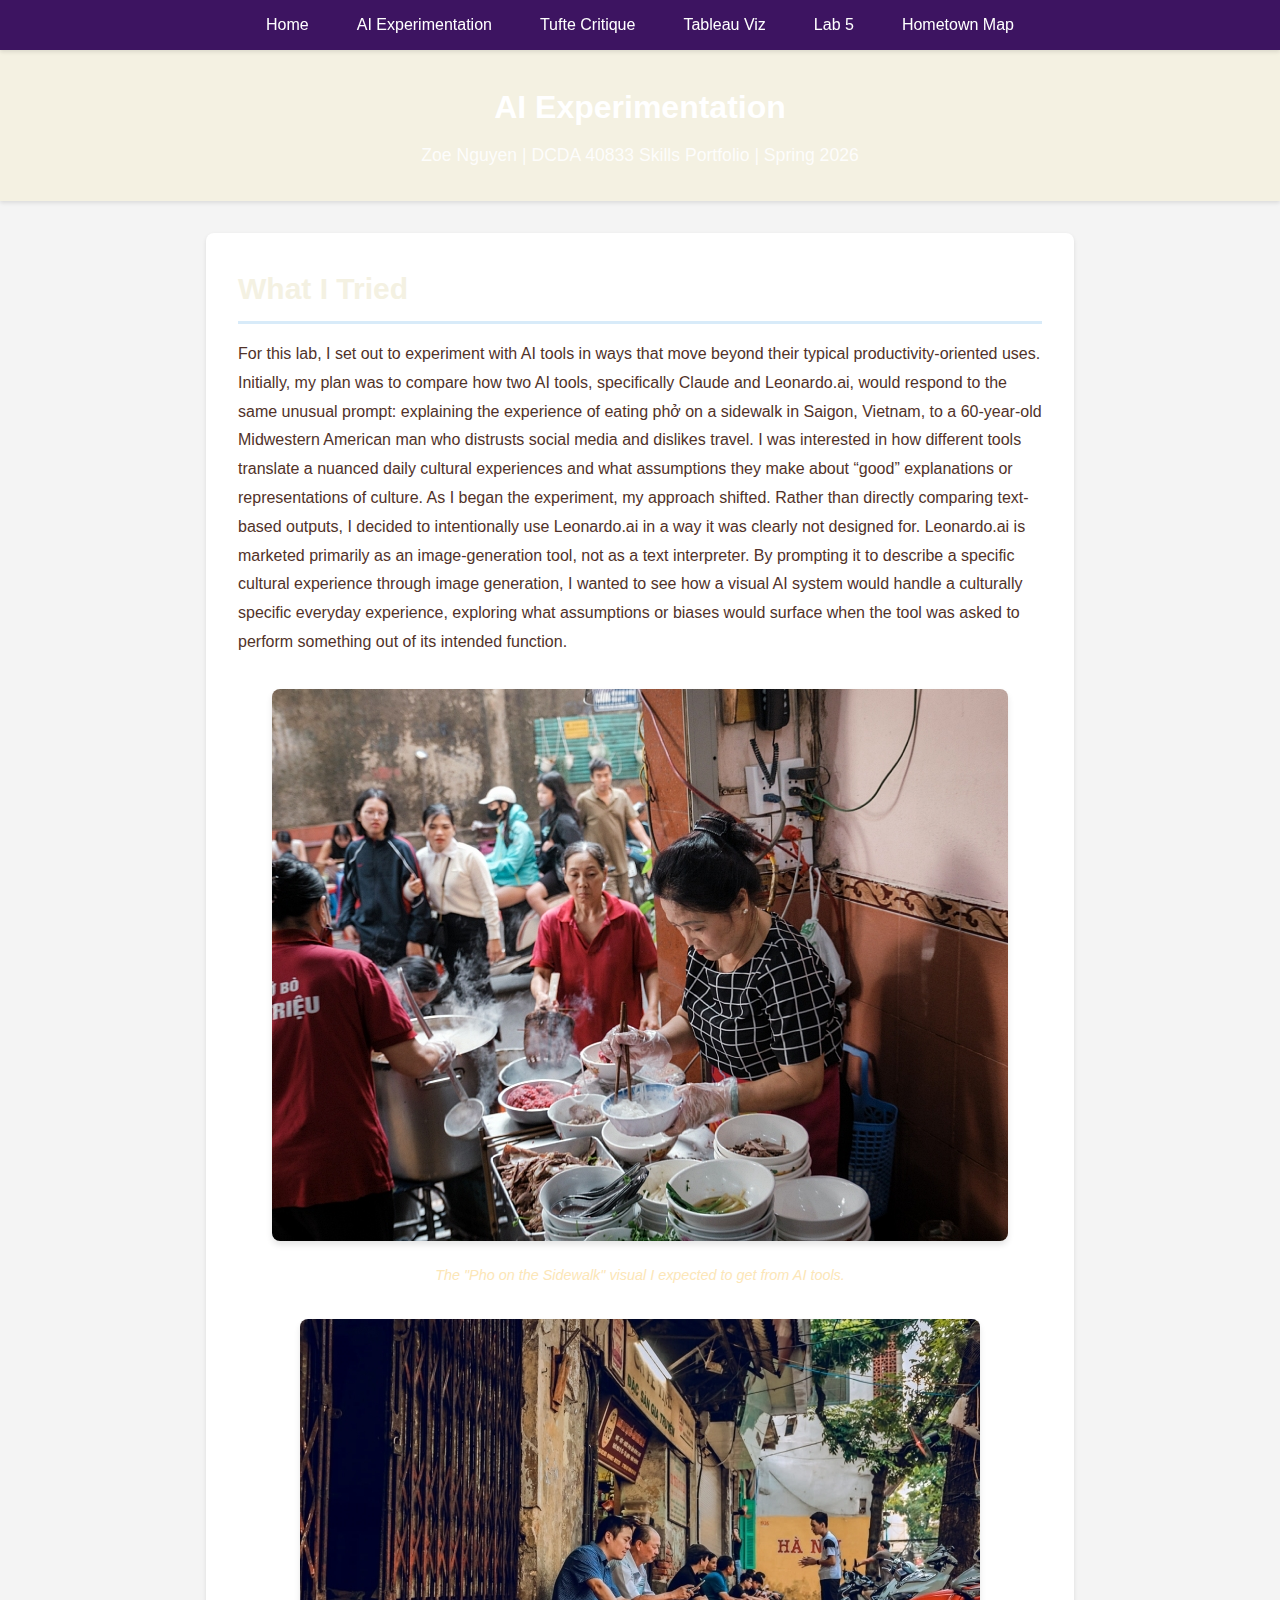
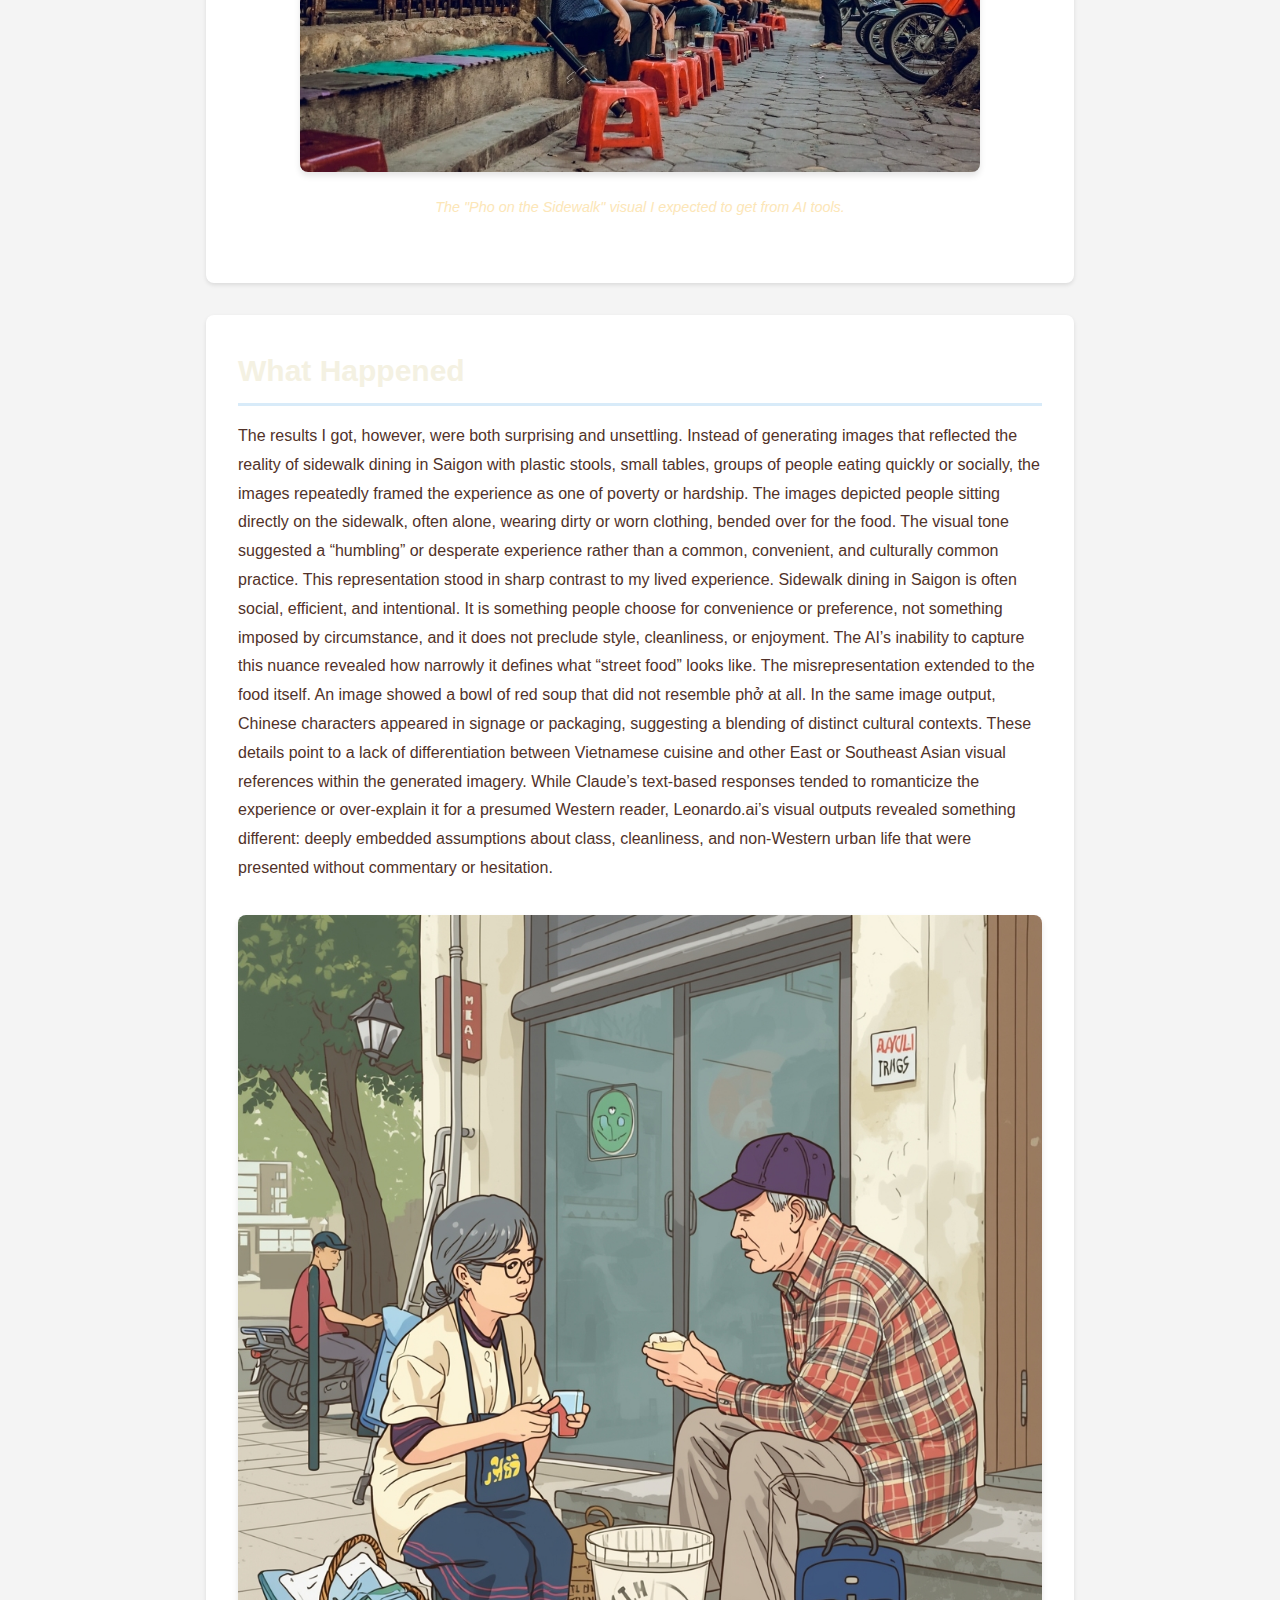
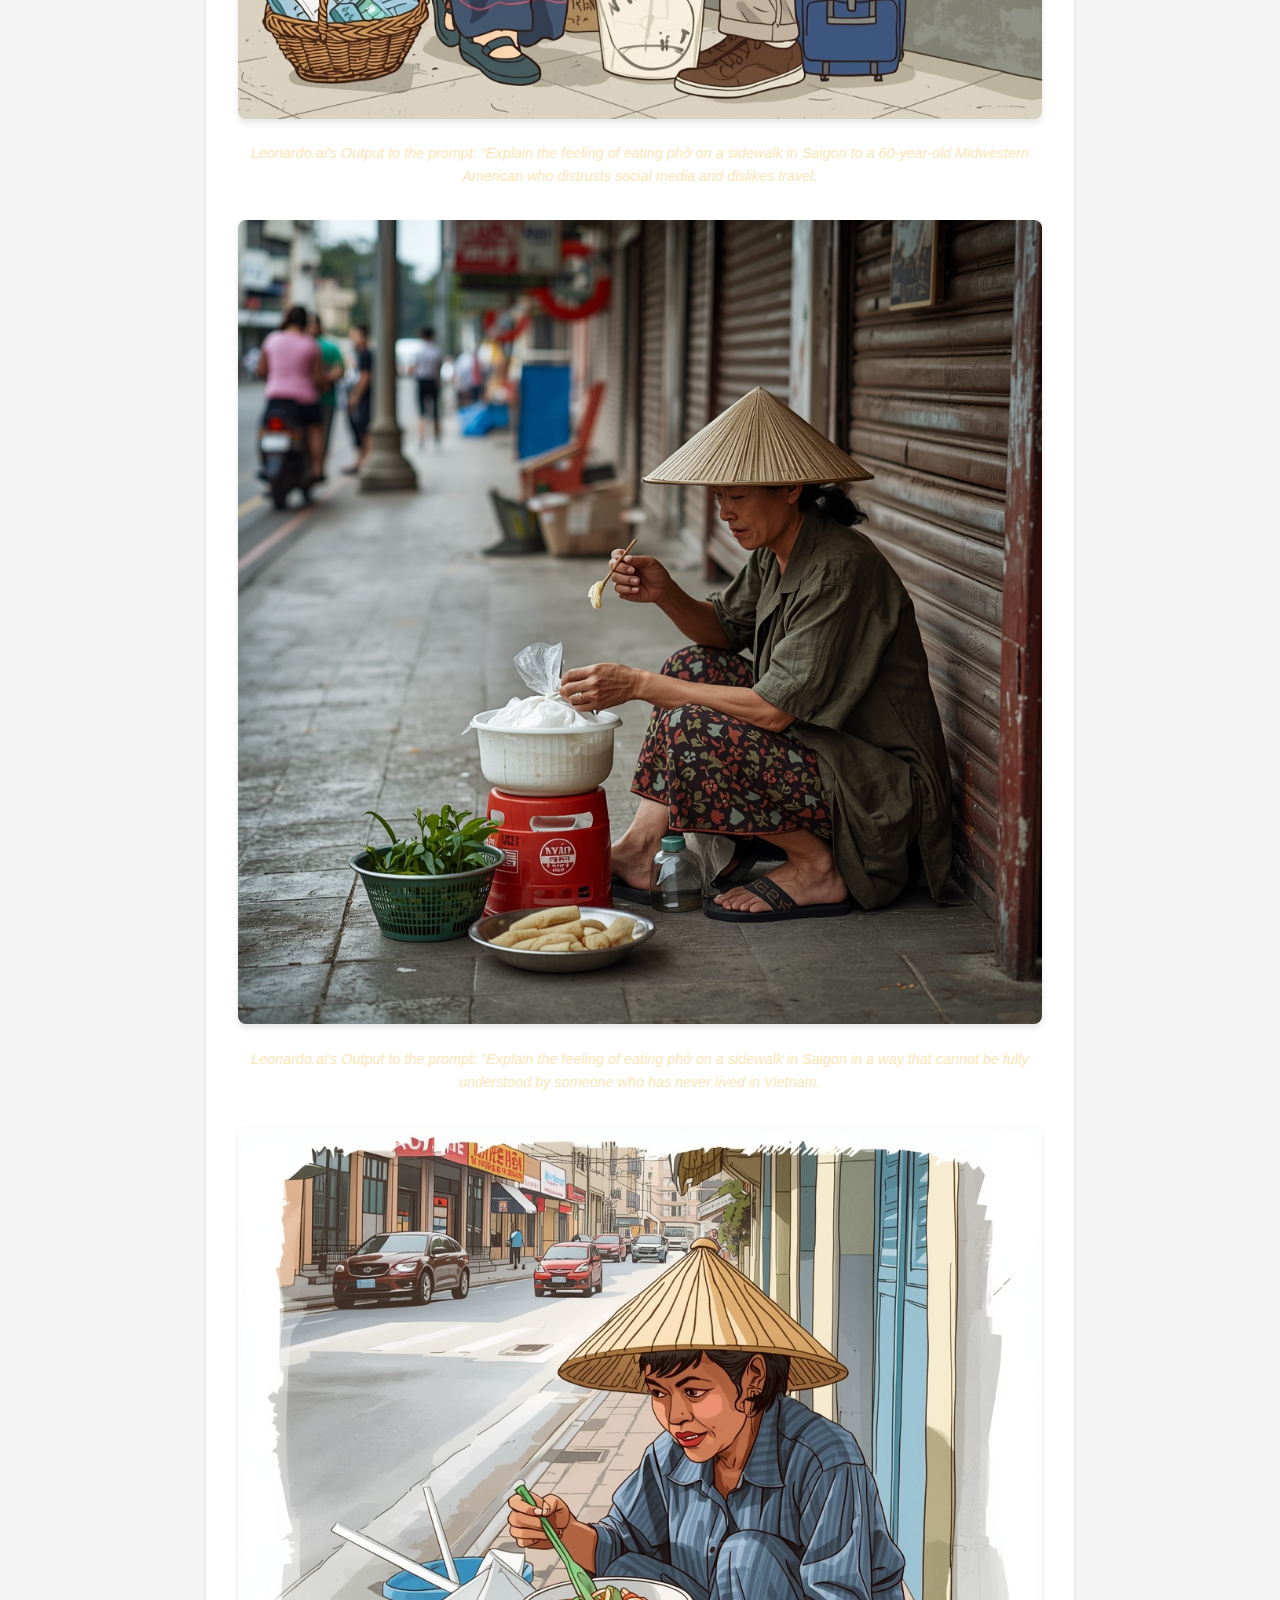
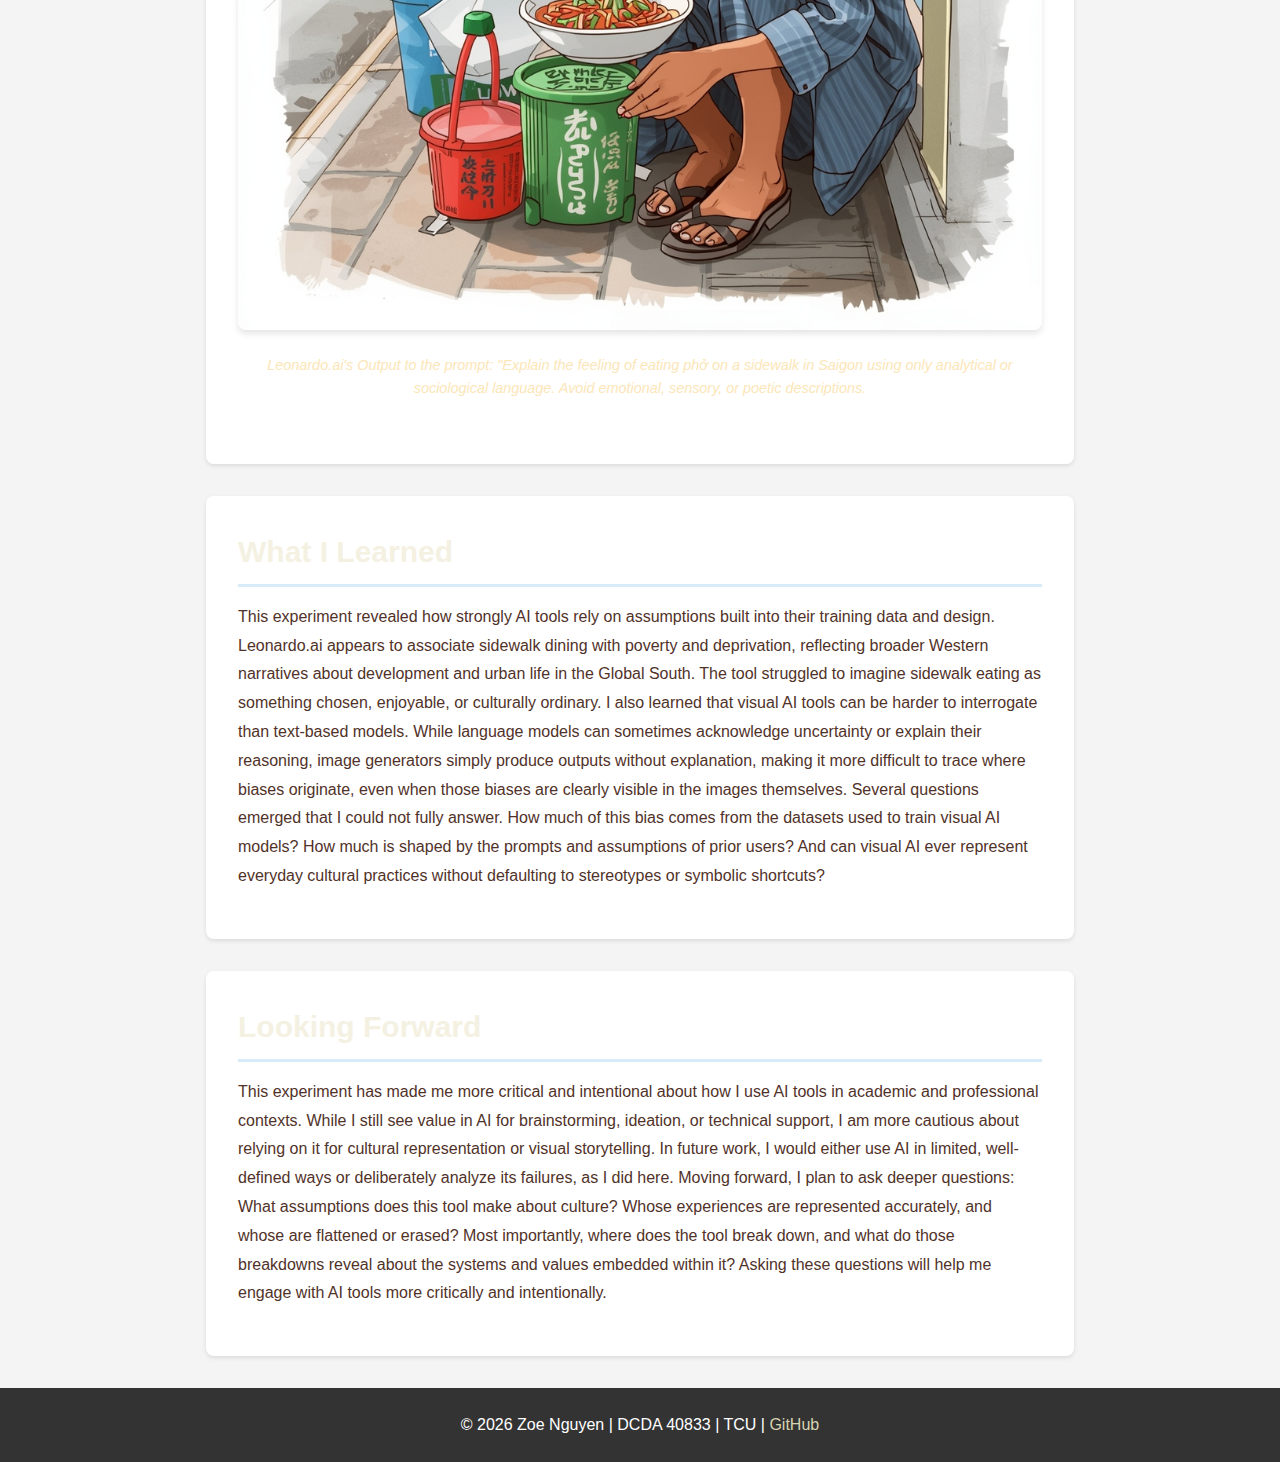
<file: lab02.html>
<!DOCTYPE html>
<html lang="en">
<head>
    <meta charset="UTF-8">
    <meta name="viewport" content="width=device-width, initial-scale=1.0">
    <title>AI Experimentation | Zoe Nguyen</title>
    <link rel="stylesheet" href="css/styles.css">
</head>
<body>
        <nav>
            <ul>
            <li><a href="index.html">Home</a></li>
            <li><a href="lab02.html" class="active">AI Experimentation</a></li>
            <li><a href="tufte-critique.html">Tufte Critique</a></li>
            <li><a href="tableau-visualization.html">Tableau Viz</a></li>
            <li><a href="lab5.html">Lab 5</a></li>
            <li><a href="hometown-map.html">Hometown Map</a></li>
            </ul>
            <!-- Add more lab links as the semester progresses -->
        </nav>
    
    <header>
        <h1>AI Experimentation</h1>
        <p>Zoe Nguyen | DCDA 40833 Skills Portfolio | Spring 2026</p>
    </header>

    <main>
        <section>
            <h2>What I Tried</h2>
            <p>For this lab, I set out to experiment with AI tools in ways that move beyond their typical productivity-oriented uses. Initially, my plan was to compare how two AI tools, specifically Claude and Leonardo.ai, would respond to the same unusual prompt: explaining the experience of eating phở on a sidewalk in Saigon, Vietnam, to a 60-year-old Midwestern American man who distrusts social media and dislikes travel. I was interested in how different tools translate a nuanced daily cultural experiences and what assumptions they make about “good” explanations or representations of culture.

            As I began the experiment, my approach shifted. Rather than directly comparing text-based outputs, I decided to intentionally use Leonardo.ai in a way it was clearly not designed for. Leonardo.ai is marketed primarily as an image-generation tool, not as a text interpreter. By prompting it to describe a specific cultural experience through image generation, I wanted to see how a visual AI system would handle a culturally specific everyday experience, exploring what assumptions or biases would surface when the tool was asked to perform something out of its intended function.</p>

             <figure class="viz-container">
                <img src="images/pho on sidewalk.jpg" alt="Pho on Sidewalk">
                <figcaption>The "Pho on the Sidewalk" visual I expected to get from AI tools.</figcaption>
            </figure>

            <figure class="viz-container">
                <img src="images/hanoi sidewalk.jpg" alt="Eating on a sidewalk in Hanoi">
                <figcaption>The "Pho on the Sidewalk" visual I expected to get from AI tools.</figcaption>
            </figure>
        </section>

        <section>
            <h2>What Happened</h2>
            <p>The results I got, however, were both surprising and unsettling. Instead of generating images that reflected the reality of sidewalk dining in Saigon with plastic stools, small tables, groups of people eating quickly or socially, the images repeatedly framed the experience as one of poverty or hardship. The images depicted people sitting directly on the sidewalk, often alone, wearing dirty or worn clothing, bended over for the food. The visual tone suggested a “humbling” or desperate experience rather than a common, convenient, and culturally common practice.

            This representation stood in sharp contrast to my lived experience. Sidewalk dining in Saigon is often social, efficient, and intentional. It is something people choose for convenience or preference, not something imposed by circumstance, and it does not preclude style, cleanliness, or enjoyment. The AI’s inability to capture this nuance revealed how narrowly it defines what “street food” looks like.

            The misrepresentation extended to the food itself. An image showed a bowl of red soup that did not resemble phở at all. In the same image output, Chinese characters appeared in signage or packaging, suggesting a blending of distinct cultural contexts. These details point to a lack of differentiation between Vietnamese cuisine and other East or Southeast Asian visual references within the generated imagery.

            While Claude’s text-based responses tended to romanticize the experience or over-explain it for a presumed Western reader, Leonardo.ai’s visual outputs revealed something different: deeply embedded assumptions about class, cleanliness, and non-Western urban life that were presented without commentary or hesitation.</p>

            <!-- Add screenshots or examples -->
            <figure class="viz-container">
                <img src="images/Pic 1.jpg" alt="Leonardo.ai Output 1">
                <figcaption>Leonardo.ai's Output to the prompt: "Explain the feeling of eating phở on a sidewalk in Saigon to a 60-year-old Midwestern American who distrusts social media and dislikes travel.</figcaption>
            </figure>

            <figure class="viz-container">
                <img src="images/Prompt 2.jpg" alt="Leonardo.ai Output 2">
                <figcaption>Leonardo.ai's Output to the prompt: "Explain the feeling of eating phở on a sidewalk in Saigon in a way that cannot be fully understood by someone who has never lived in Vietnam.</figcaption>
            </figure>

            <figure class="viz-container">
                <img src="images/Prompt 3.jpg" alt="Leonardo.ai Output 3">
                <figcaption>Leonardo.ai's Output to the prompt: "Explain the feeling of eating phở on a sidewalk in Saigon using only analytical or sociological language. Avoid emotional, sensory, or poetic descriptions.</figcaption>
            </figure>
        </section>

        <section>
            <h2>What I Learned</h2>
            <p>This experiment revealed how strongly AI tools rely on assumptions built into their training data and design. Leonardo.ai appears to associate sidewalk dining with poverty and deprivation, reflecting broader Western narratives about development and urban life in the Global South. The tool struggled to imagine sidewalk eating as something chosen, enjoyable, or culturally ordinary.

            I also learned that visual AI tools can be harder to interrogate than text-based models. While language models can sometimes acknowledge uncertainty or explain their reasoning, image generators simply produce outputs without explanation, making it more difficult to trace where biases originate, even when those biases are clearly visible in the images themselves.

            Several questions emerged that I could not fully answer. How much of this bias comes from the datasets used to train visual AI models? How much is shaped by the prompts and assumptions of prior users? And can visual AI ever represent everyday cultural practices without defaulting to stereotypes or symbolic shortcuts?</p>
        </section>

        <section>
            <h2>Looking Forward</h2>
            <p>This experiment has made me more critical and intentional about how I use AI tools in academic and professional contexts. While I still see value in AI for brainstorming, ideation, or technical support, I am more cautious about relying on it for cultural representation or visual storytelling. In future work, I would either use AI in limited, well-defined ways or deliberately analyze its failures, as I did here.

            Moving forward, I plan to ask deeper questions: What assumptions does this tool make about culture? Whose experiences are represented accurately, and whose are flattened or erased? Most importantly, where does the tool break down, and what do those breakdowns reveal about the systems and values embedded within it? Asking these questions will help me engage with AI tools more critically and intentionally.</p>
        </section>
    </main>

    <footer>
        <p>&copy; 2026 Zoe Nguyen | DCDA 40833 | TCU | <a href="https://github.com/zoenguyen-1230/zoenguyen-dcda-portfolio">GitHub</a></p>
    </footer>
</body>
</html>
</file>
<file: css/styles.css>
/* =========================
   DCDA 40833 Skills Portfolio Template
   CSS Stylesheet for Student Portfolios
   ========================= */

/* =========================
   CSS Variables (Color Scheme)
   ========================= */
:root {
    --primary-color: #f4f1e2;      /* Lucky Dice */
    --secondary-color: #d8ebf9;    /* Something Blue */
    --accent-color: #d7d4b1;       /* Walking Vinnie accent */
    --text-color: #513229;            /* Mother Earth for text */
    --text-secondary: #fce6b7;     /* The Bay for captions */
    --bg-color: #f4f4f4;           /* Light background */
    --white: #ffffff;
}

/* =========================
   Basic Reset & Typography
   ========================= */
* {
    margin: 0;
    padding: 0;
    box-sizing: border-box;
}

html {
    scroll-behavior: smooth;       /* Smooth scrolling for anchor links */
}

body {
    font-family: -apple-system, BlinkMacSystemFont, 'Segoe UI', 'Roboto', 'Helvetica Neue', Arial, sans-serif;
    line-height: 1.6;
    color: var(--text-color);
    background-color: var(--bg-color);
}

/* =========================
   Header & Navigation
   ========================= */
/* Style semantic tags directly - no classes needed! */
header {
    background-color: var(--primary-color);
    color: white;
    padding: 2rem 0;
    text-align: center;
    box-shadow: 0 2px 4px rgba(0, 0, 0, 0.1);
}

header h1 {
    color: white;
    margin: 0 0 0.5rem 0;
    font-size: 2rem;
}

header p {
    margin: 0;
    opacity: 0.9;
    font-size: 1.1rem;
}

nav {
    background-color: #3d1461;
    padding: 0.75rem;
    display: flex;              /* Make nav a flex container */
    justify-content: center;    /* Center the ul inside nav */
    position: sticky;           /* Stick to top when scrolling */
    top: 0;
    z-index: 100;
    box-shadow: 0 2px 4px rgba(0, 0, 0, 0.1);
}

/* Style the navigation list */
nav ul {
    list-style: none;           /* Remove bullets */
    padding: 0;                 /* Remove default padding */
    margin: 0;                  /* Remove default margin */
    display: flex;              /* Arrange items horizontally */
    flex-direction: row;        /* Explicit: horizontal on desktop */
    justify-content: center;    /* Center the items */
    gap: 1rem;                  /* Space between items */
    flex-wrap: wrap;            /* Wrap on small screens */
}

nav li {
    list-style: none;           /* Extra insurance - remove bullets */
}

nav a {
    color: white;
    text-decoration: none;
    padding: 0.5rem 1rem;
    transition: background-color 0.3s ease;
    border-radius: 4px;
}

nav a:hover {
    background-color: var(--primary-color);
}

/* =========================
   Main Content
   ========================= */
/* Style main semantic tag directly */
main {
    max-width: 900px;          /* Don't get too wide */
    margin: 2rem auto;         /* Center horizontally */
    padding: 0 1rem;           /* Space on sides for mobile */
}

/* All sections inside main get consistent styling */
main section {
    background-color: white;
    padding: 2rem;
    margin-bottom: 2rem;       /* Space between sections */
    border-radius: 8px;        /* Rounded corners */
    box-shadow: 0 2px 4px rgba(0, 0, 0, 0.1);
}

/* Style h2 headings inside sections */
main section h2 {
    color: var(--primary-color);
    border-bottom: 3px solid var(--secondary-color);
    padding-bottom: 0.5rem;
    margin-bottom: 1rem;
    font-size: 1.875rem;
}

main section h3 {
    color: var(--text-color);
    margin-top: 1.5rem;
    margin-bottom: 0.75rem;
    font-size: 1.5rem;
}

/* Paragraphs inside sections */
main section p {
    margin-bottom: 1rem;
    line-height: 1.8;
}

/* Lists inside sections */
main section ul,
main section ol {
    margin: 1rem 0 1rem 2rem;
    line-height: 1.8;
}

main section li {
    margin-bottom: 0.5rem;
}

/* =========================
   Data Visualizations
   ========================= */
/* Container for charts and images */
.viz-container {
    margin: 2rem 0;
    text-align: center;
}

.viz-container img {
    max-width: 100%;           /* Responsive: never wider than container */
    height: auto;              /* Maintain aspect ratio */
    border-radius: 8px;
    box-shadow: 0 4px 6px rgba(0, 0, 0, 0.1);
    margin-bottom: 0.5rem;
}

/* Figure captions */
.viz-container figcaption {
    font-style: italic;
    color: var(--text-secondary);
    font-size: 0.9rem;
    margin-top: 0.5rem;
}

/* Grid layout for multiple visualizations */
.viz-grid {
    display: grid;
    grid-template-columns: repeat(auto-fit, minmax(300px, 1fr));
    gap: 1.5rem;
    margin: 2rem 0;
}

/* =========================
   Code Blocks
   ========================= */
/* Improve pre/code styling for Python code */
pre {
    background: #2d2d2d;          /* Dark background */
    color: #f8f8f2;               /* Light text */
    border: none;
    border-radius: 8px;
    padding: 1.5rem;
    overflow-x: auto;
    margin: 1.5rem 0;
    font-size: 0.9rem;
    line-height: 1.5;
}

code {
    font-family: 'SF Mono', Monaco, 'Cascadia Code', 'Roboto Mono', Consolas, 'Courier New', monospace;
}

/* Inline code (inside paragraphs) */
p code, li code {
    background: #f4f4f4;
    color: #c7254e;
    padding: 0.2rem 0.4rem;
    border-radius: 3px;
    font-size: 0.9em;
}

/* Code block titles */
.code-title {
    background: #1e1e1e;
    color: #9cdcfe;
    padding: 0.5rem 1rem;
    border-radius: 8px 8px 0 0;
    font-family: monospace;
    font-size: 0.85rem;
    margin-bottom: -0.5rem;
}

.code-title + pre {
    border-radius: 0 0 8px 8px;
    margin-top: 0;
}

/* =========================
   Data Tables
   ========================= */
table {
    width: 100%;
    border-collapse: collapse;
    margin: 1.5rem 0;
    background: white;
}

th, td {
    padding: 0.75rem 1rem;
    text-align: left;
    border: 1px solid #e2e8f0;
}

th {
    background: var(--primary-color);
    color: white;
    font-weight: 600;
}

tr:nth-child(even) {
    background: #f8f9fa;
}

.results-table {
    font-size: 0.95rem;
    margin: 1.5rem auto;
    max-width: 700px;
}

.results-table td {
    text-align: center;
}

.results-table td:first-child {
    text-align: left;
    font-weight: 500;
}

/* Highlight key rows */
.results-table tr.highlight {
    background: #fff3cd;
    font-weight: bold;
}

/* =========================
   Framework Connections
   ========================= */
.framework-callout {
    background: linear-gradient(135deg, #f0e7f8, #e9d5ff);
    border-left: 5px solid var(--secondary-color);
    border-radius: 8px;
    padding: 1.5rem;
    margin: 2rem 0;
}

.framework-callout h3 {
    color: var(--primary-color);
    margin-top: 0;
}

.framework-callout strong {
    color: var(--secondary-color);
}

/* =========================
   Portfolio Cards
   ========================= */
/* Grid layout for portfolio cards on home page */
.portfolio-grid {
    display: grid;
    grid-template-columns: repeat(auto-fit, minmax(280px, 1fr));
    gap: 1.5rem;
    margin: 2rem 0;
}

/* Individual portfolio card styling */
.portfolio-card {
    display: block;
    background: white;
    border: 2px solid #e2e8f0;
    border-radius: 12px;
    padding: 1.5rem;
    text-decoration: none;
    color: var(--text-color);
    transition: all 0.3s ease;
    position: relative;
}

.portfolio-card:hover {
    border-color: var(--primary-color);
    box-shadow: 0 8px 16px rgba(77, 25, 121, 0.15);
    transform: translateY(-4px);
}

.portfolio-card h3 {
    color: var(--primary-color);
    margin: 0 0 0.5rem 0;
    font-size: 1.25rem;
}

.portfolio-card p {
    color: var(--text-secondary);
    font-size: 0.95rem;
    margin: 0.75rem 0 0 0;
    line-height: 1.5;
}

/* Lab tag badge on portfolio cards */
.lab-tag {
    display: inline-block;
    background: var(--secondary-color);
    color: white;
    font-size: 0.75rem;
    font-weight: 600;
    padding: 0.25rem 0.5rem;
    border-radius: 4px;
    text-transform: uppercase;
    letter-spacing: 0.5px;
}

/* =========================
   Footer (semantic tag)
   ========================= */
footer {
    background-color: #333;
    color: white;
    text-align: center;
    padding: 1.5rem;
    margin-top: 2rem;
}

footer a {
    color: var(--accent-color);
    text-decoration: none;
}

footer a:hover {
    text-decoration: underline;
}

/* =========================
   Responsive Design (Mobile)
   ========================= */
@media (max-width: 768px) {
    header h1 {
        font-size: 1.5rem;     /* Smaller on mobile */
    }

    nav {
        font-size: 0.9rem;
    }

    /* Stack navigation vertically on mobile */
    nav ul {
        flex-direction: column;  /* Change from row to column */
        align-items: center;     /* Center the stacked items */
    }

    nav a {
        display: block;          /* Full width for easier tapping */
        width: 100%;
        text-align: center;
    }

    main section {
        padding: 1rem;         /* Less padding on mobile */
    }

    .viz-grid {
        grid-template-columns: 1fr;  /* Single column on mobile */
    }
}

/* =========================
   Print Styles (Optional)
   ========================= */
@media print {
    nav {
        display: none;
    }

    main section {
        box-shadow: none;
        page-break-inside: avoid;
    }
}
</file>
